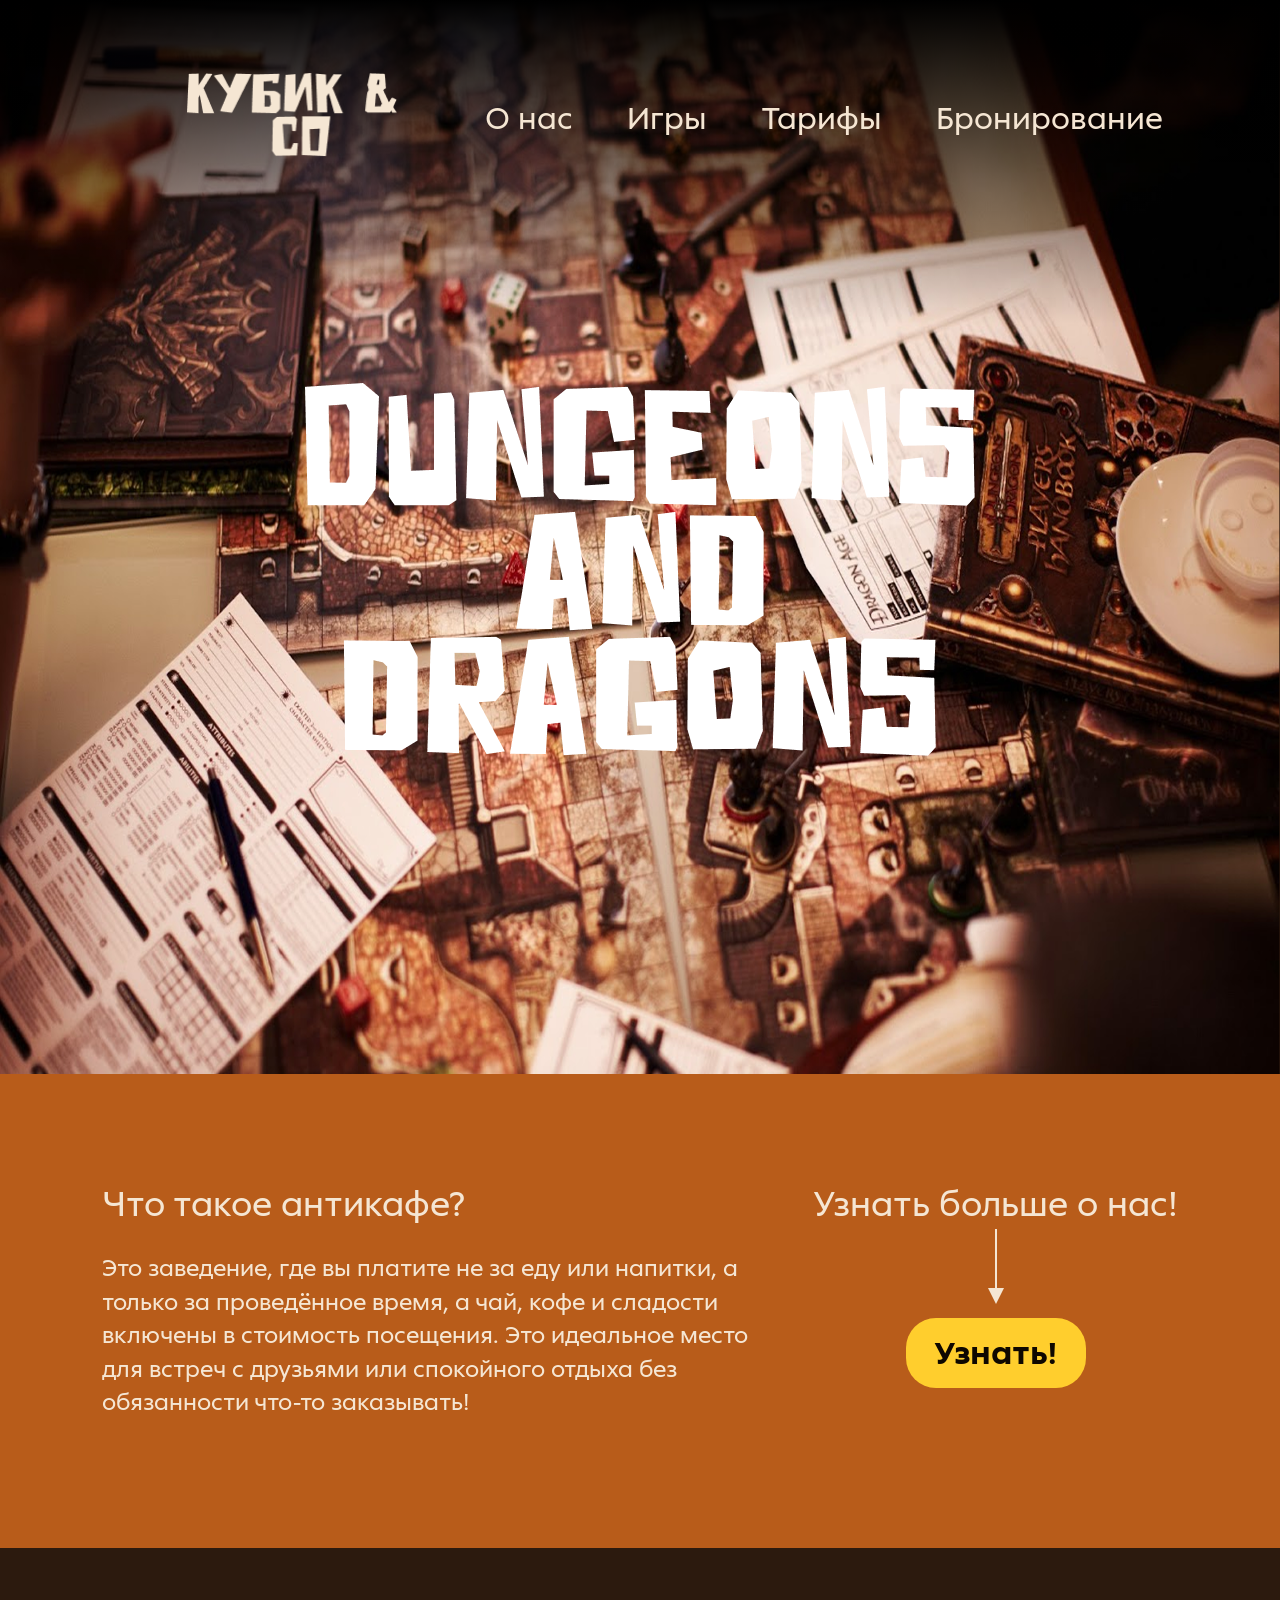
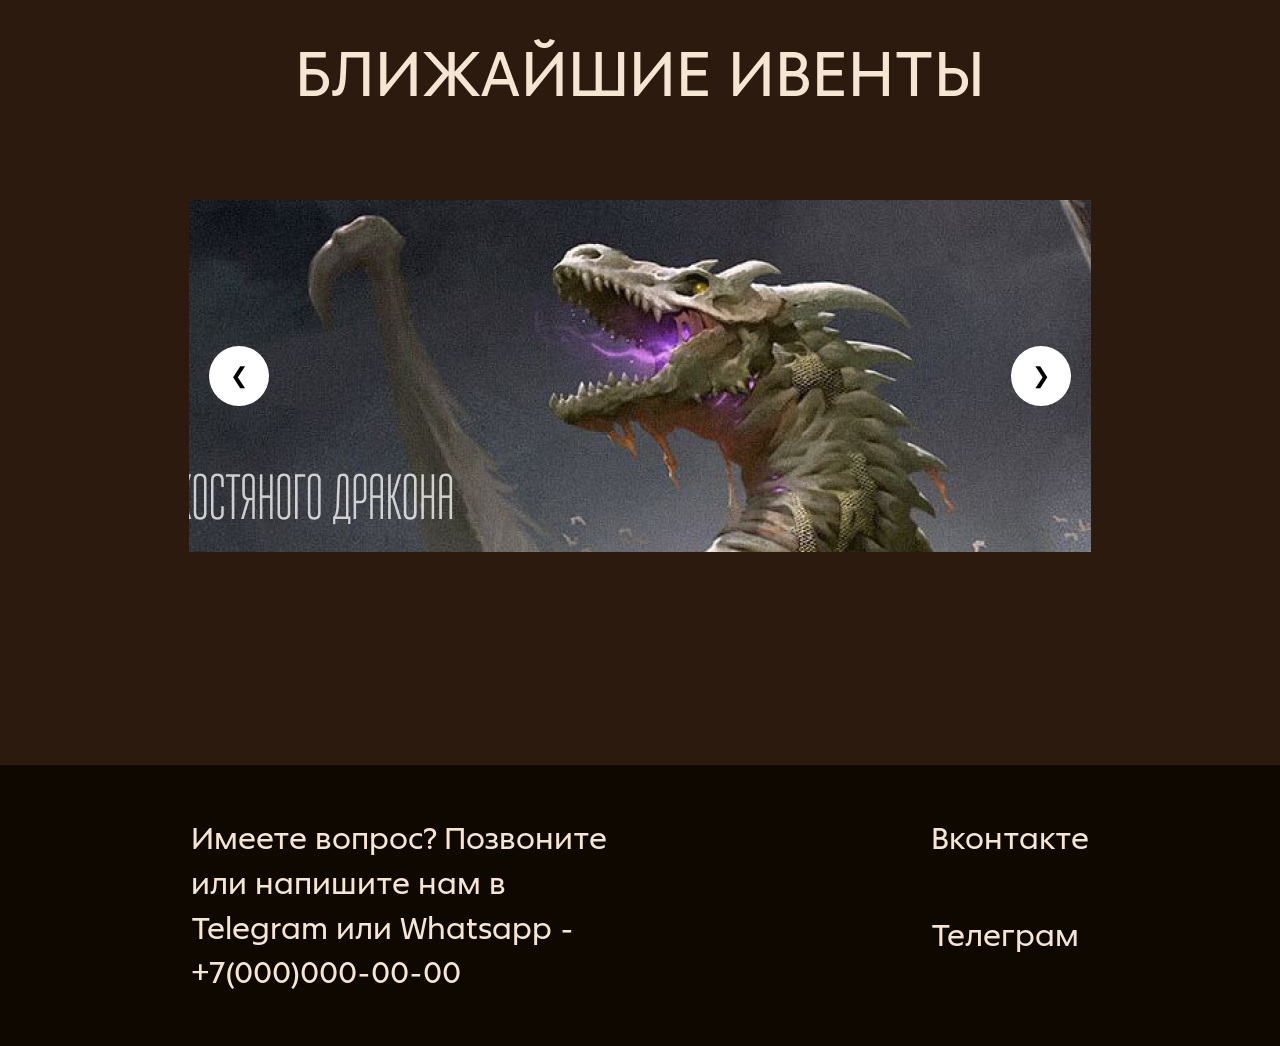
<file: index.html>
<!DOCTYPE html>
<html lang="ru">
<head>
    <meta charset="UTF-8">
    <meta name="viewport" content="width=device-width, initial-scale=1.0">
    <title>Кубик & Co</title>
    <link rel="stylesheet" href="styles/style1.css">
</head>
<body>
    <div class="wrapper">
        <header class="header">
            <div class="logoBox">
                <a href="index.html"><img src="images/logo.png" alt="Логотип" class="logo"></a>
            </div>
            <nav class="navMenu">
                <a href="index.html" class="navLink">О нас</a>
                <a href="page2.html" class="navLink">Игры</a>
                <a href="#" class="navLink">Тарифы</a>
                <a href="page3.html" class="navLink">Бронирование</a>
            </nav>
        </header>

        <main class="main">
            <div class="dndLogoBox">
                <img src="images/dnd.png" alt="Dungeons and Dragons" class="dndLogo">
            </div>

            <div class="infoBlock">
                <div class="leftCol">
                    <h2 class="infoTitle">Что такое антикафе?</h2>
                    <p class="infoText">
                        Это заведение, где вы платите не за еду или напитки,
                        а только за проведённое время, а чай, кофе и сладости
                        включены в стоимость посещения. Это идеальное место
                        для встреч с друзьями или спокойного отдыха
                        без обязанности что-то заказывать!
                    </p>
                </div>

                <div class="rightCol">
                    <h2 class="infoTitleRight">Узнать больше о нас!</h2>
                    <div class="arrowBox">
                        <div class="arrowLine"></div>
                        <div class="arrowHead"></div>
                    </div>
                    <button class="infoBtn">Узнать!</button>
                </div>
            </div>

            <section class="events">
                <h2 class="eventsTitle">БЛИЖАЙШИЕ ИВЕНТЫ</h2>

                <div class="slider" id="slider">
                    <button class="sliderBtn sliderPrev" id="sliderPrev" aria-label="Назад">&#10094;</button>

                    <div class="sliderTrack" id="sliderTrack">
                        <div class="slide"><img src="images/dragon.png" alt="Дракон"></div>
                        <div class="slide"><img src="images/tavern.png" alt="Таверна"></div>
                        <div class="slide"><img src="images/carnaval.png" alt="Карнавал"></div>
                    </div>

                    <button class="sliderBtn sliderNext" id="sliderNext" aria-label="Вперёд">&#10095;</button>
                </div>
            </section>
        </main>

        <footer class="footer">
            <div class="footerLeft">
                Имеете вопрос? Позвоните или напишите нам в Telegram или Whatsapp - +7(000)000-00-00
            </div>
            <div class="footerRight">
                <a href="#" class="footerLink">Вконтакте</a>
                <a href="#" class="footerLink">Телеграм</a>
            </div>
        </footer>
    </div>

    <script src="scripts/script1.js"></script>
</body>
</html>
</file>
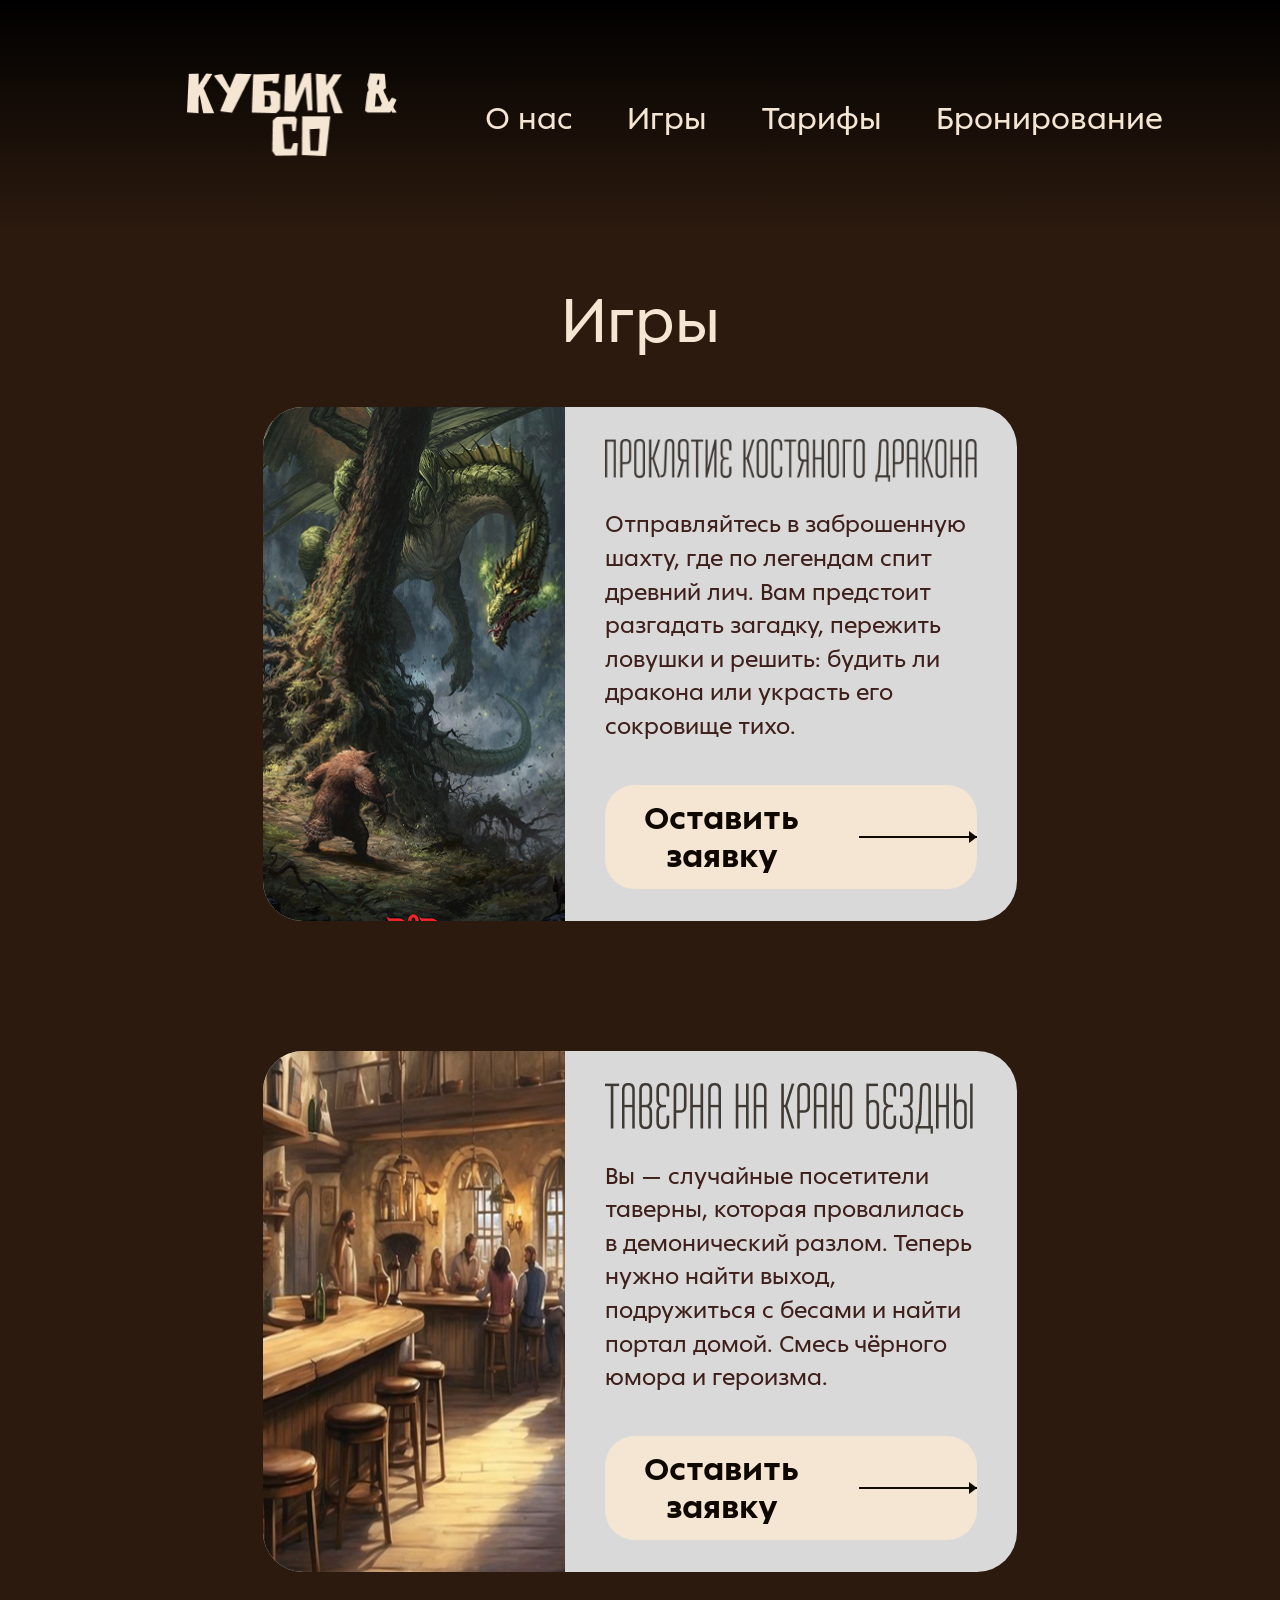
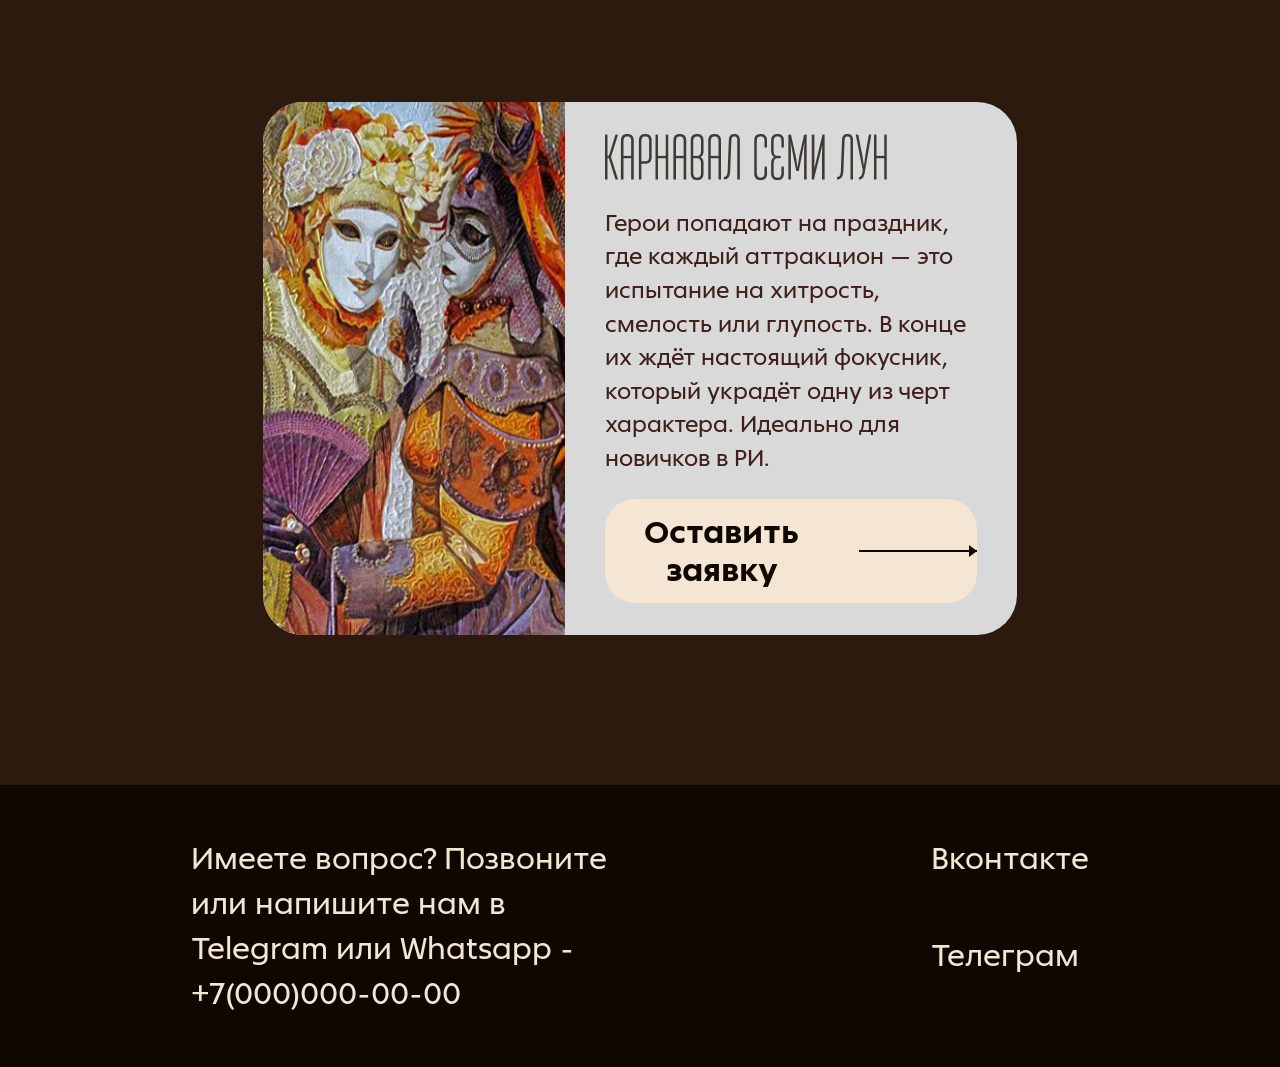
<file: page2.html>
<!DOCTYPE html>
<html lang="ru">
<head>
    <meta charset="UTF-8">
    <meta name="viewport" content="width=device-width, initial-scale=1.0">
    <title>Кубик & Co — Игры</title>
    <link rel="stylesheet" href="styles/style2.css">
</head>
<body>
    <div class="wrapper">
        <header class="header">
            <div class="logoBox">
                <a href="index.html"><img src="images/logo.png" alt="Логотип" class="logo"></a>
            </div>
            <nav class="navMenu">
                <a href="index.html" class="navLink">О нас</a>
                <a href="page2.html" class="navLink">Игры</a>
                <a href="#" class="navLink">Тарифы</a>
                <a href="page3.html" class="navLink">Бронирование</a>
            </nav>
        </header>

        <main class="main">
            <h1 class="mainTitle">Игры</h1>

            <div class="cardsGrid">
                <div class="card">
                    <img src="images/dragon2.png" alt="Дракон" class="cardImage">
                    <div class="cardContent">
                        <img src="images/text1.png" alt="Проклятие костяного дракона" class="cardHeaderImg">
                        <p class="cardText">
                            Отправляйтесь в заброшенную шахту, где по легендам спит древний лич. Вам предстоит разгадать загадку, пережить ловушки и решить: будить ли дракона или украсть его сокровище тихо.
                        </p>
                        <button class="cardBtn openModalBtn">
                            <span>Оставить заявку</span>
                            <span class="btnArrow"></span>
                        </button>
                    </div>
                </div>

                <div class="card">
                    <img src="images/tavern2.png" alt="Таверна" class="cardImage">
                    <div class="cardContent">
                        <img src="images/text2.png" alt="Таверна на краю бездны" class="cardHeaderImg">
                        <p class="cardText">
                            Вы — случайные посетители таверны, которая провалилась в демонический разлом. Теперь нужно найти выход, подружиться с бесами и найти портал домой. Смесь чёрного юмора и героизма.
                        </p>
                        <button class="cardBtn openModalBtn">
                            <span>Оставить заявку</span>
                            <span class="btnArrow"></span>
                        </button>
                    </div>
                </div>

                <div class="card">
                    <img src="images/carnaval2.png" alt="Карнавал" class="cardImage">
                    <div class="cardContent">
                        <img src="images/text3.png" alt="Карнавал семи лун" class="cardHeaderImg">
                        <p class="cardText">
                            Герои попадают на праздник, где каждый аттракцион — это испытание на хитрость, смелость или глупость. В конце их ждёт настоящий фокусник, который украдёт одну из черт характера. Идеально для новичков в РИ.
                        </p>
                        <button class="cardBtn cardBtnLast openModalBtn">
                            <span>Оставить заявку</span>
                            <span class="btnArrow"></span>
                        </button>
                    </div>
                </div>
            </div>
        </main>

        <footer class="footer">
            <div class="footerLeft">
                Имеете вопрос? Позвоните или напишите нам в Telegram или Whatsapp - +7(000)000-00-00
            </div>
            <div class="footerRight">
                <a href="#" class="footerLink">Вконтакте</a>
                <a href="#" class="footerLink">Телеграм</a>
            </div>
        </footer>
    </div>

    <div class="modalOverlay" id="modalOverlay1">
        <div class="modalWindow">
            <div class="modalBody">
                <h2 class="modalTitle">Хотите ли вы свои кубики?<br>(выбрать их можно на месте)</h2>
                <form id="modalForm1">
                    <div class="modalOptions">
                        <label class="customRadio">
                            <input type="radio" name="dice" value="yes" checked>
                            <span class="radioCircle"></span>
                            <span class="radioLabel">Да</span>
                        </label>
                        <label class="customRadio">
                            <input type="radio" name="dice" value="no">
                            <span class="radioCircle"></span>
                            <span class="radioLabel">Нет</span>
                        </label>
                    </div>
                </form>
            </div>
            <div class="modalFooter">
                <button type="button" class="modalBtnBack" id="modalBackBtn1"><span class="modalArrowBack"></span></button>
                <button type="button" class="modalBtnNext" id="modalNextBtn1"><span>Дальше</span><span class="modalArrowNext"></span></button>
            </div>
        </div>
    </div>

    <div class="modalOverlay" id="modalOverlay2">
        <div class="modalWindow">
            <div class="modalBody">
                <h2 class="modalTitle">Пожалуйста заполните заявку</h2>
                <form id="modalForm2" class="modalForm">
                    <div class="formGroup">
                        <label for="name" class="formLabel">Имя</label>
                        <input type="text" id="name" name="name" class="formInput" placeholder="Ваше имя" required>
                    </div>
                    <div class="formGroup">
                        <label for="phone" class="formLabel">Номер телефона</label>
                        <input type="tel" id="phone" name="phone" class="formInput" placeholder="+7 000 000 00 00" required>
                    </div>
                </form>
            </div>
            <div class="modalFooter">
                <button type="button" class="modalBtnBack" id="modalBackBtn2"><span class="modalArrowBack"></span></button>
                <button type="button" class="modalBtnNext" id="modalNextBtn2"><span>Готово</span><span class="modalArrowNext"></span></button>
            </div>
        </div>
    </div>

    <div class="notifOverlay" id="notificationOverlay">
        <div class="notifWindow">
            <span class="notifText">Заявка успешно отправлена!</span>
            <button class="notifClose" id="notificationCloseBtn">&times;</button>
        </div>
    </div>

    <script src="scripts/script2.js"></script>
</body>
</html>
</file>
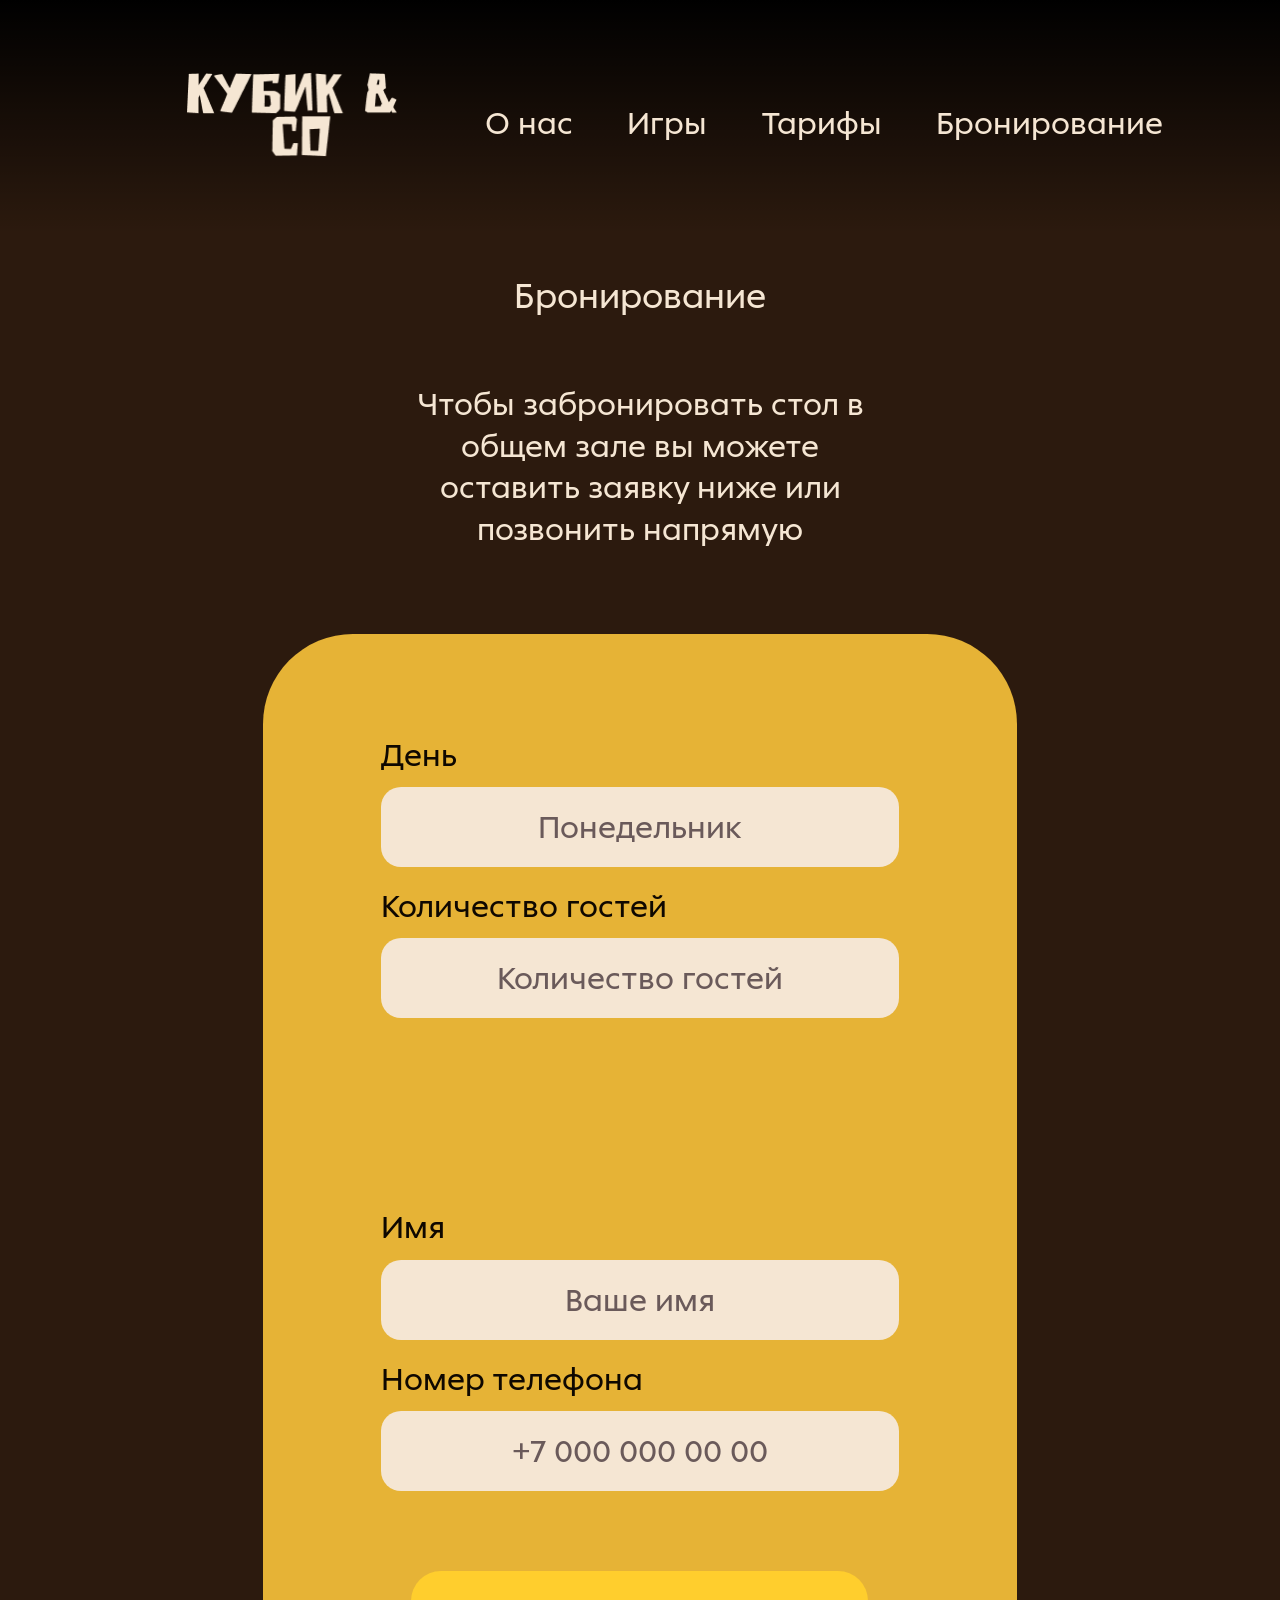
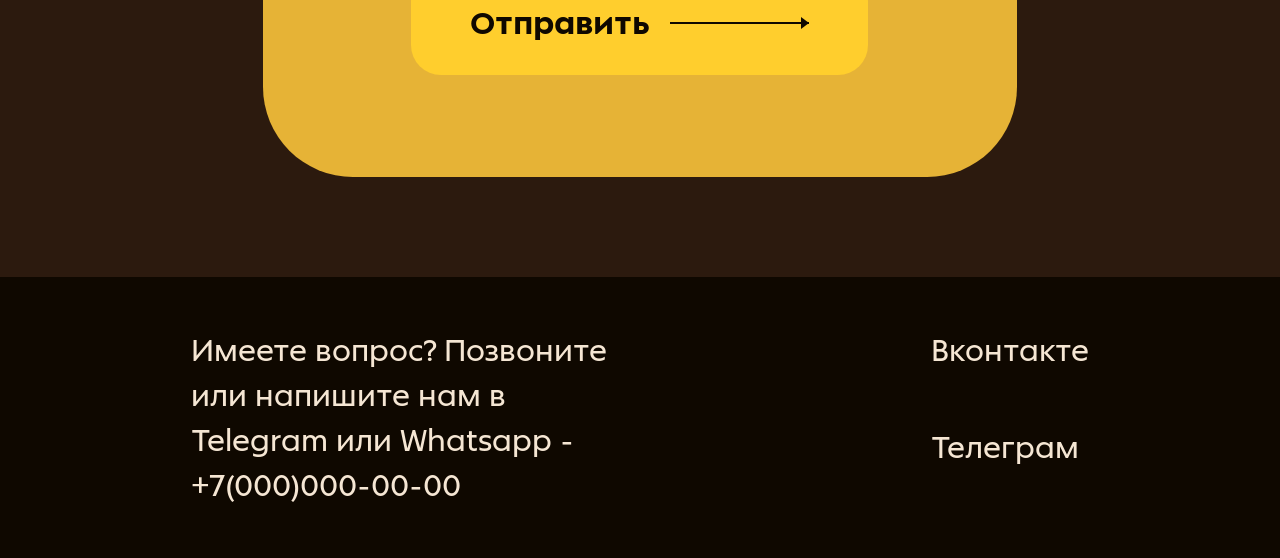
<file: page3.html>
<!DOCTYPE html>
<html lang="ru">
<head>
    <meta charset="UTF-8">
    <meta name="viewport" content="width=device-width, initial-scale=1.0">
    <title>Кубик & Co — Бронирование</title>
    <link href="https://cdn.jsdelivr.net/npm/bootstrap@5.3.0/dist/css/bootstrap.min.css" rel="stylesheet">
    <link rel="stylesheet" href="styles/style3.css">
</head>
<body>
    <div class="wrapper">
        <header class="header">
            <div class="logoBox">
                <a href="index.html"><img src="images/logo.png" alt="Логотип" class="logo"></a>
            </div>
            <nav class="navMenu">
                <a href="index.html" class="navLink">О нас</a>
                <a href="page2.html" class="navLink">Игры</a>
                <a href="#" class="navLink">Тарифы</a>
                <a href="page3.html" class="navLink">Бронирование</a>
            </nav>
        </header>

        <main class="main">
            <h1 class="bookingTitle">Бронирование</h1>
            <p class="bookingSubtitle">
                Чтобы забронировать стол в<br>
                общем зале вы можете<br>
                оставить заявку ниже или<br>
                позвонить напрямую
            </p>

            <div class="bookingBox">
                <form class="bookingForm" id="bookingForm" novalidate>
                    <div class="row customGapX">
                        <div class="col-6">
                            <label for="day" class="formLabelCustom">День</label>
                            <input type="text" id="day" class="formInputCustom" placeholder="Понедельник" required>
                        </div>
                        <div class="col-6">
                            <label for="guests" class="formLabelCustom">Количество гостей</label>
                            <input type="text" id="guests" class="formInputCustom" placeholder="Количество гостей" required>
                        </div>
                    </div>

                    <div class="row customGapX rowSpacing190">
                        <div class="col-6">
                            <label for="name" class="formLabelCustom">Имя</label>
                            <input type="text" id="name" class="formInputCustom" placeholder="Ваше имя" required>
                        </div>
                        <div class="col-6">
                            <label for="phone" class="formLabelCustom">Номер телефона</label>
                            <input type="tel" id="phone" class="formInputCustom" placeholder="+7 000 000 00 00" required>
                        </div>
                    </div>

                    <div class="row">
                        <div class="col-12 d-flex justify-content-center">
                            <button type="submit" class="submitBtnCustom">
                                <span>Отправить</span>
                                <span class="btnArrow"></span>
                            </button>
                        </div>
                    </div>
                </form>
            </div>
        </main>

        <footer class="footer">
            <div class="footerLeft">
                Имеете вопрос? Позвоните или напишите нам в Telegram или Whatsapp - +7(000)000-00-00
            </div>
            <div class="footerRight">
                <a href="#" class="footerLink">Вконтакте</a>
                <a href="#" class="footerLink">Телеграм</a>
            </div>
        </footer>
    </div>

    <div class="notifOverlay" id="notificationOverlay">
        <div class="notifWindow">
            <span class="notifText">Заявка успешно отправлена!</span>
            <button class="notifClose" id="notificationCloseBtn">&times;</button>
        </div>
    </div>

    <script src="scripts/script3.js"></script>
</body>
</html>
</file>
<file: styles/style1.css>
@font-face {
    font-family: '5ka sans design';
    src: url('../fonts/5KASANSDESIGN-REGULAR.8DECC07DF8894152.TTF') format('truetype');
    font-weight: 400;
    font-style: normal;
    font-display: swap;
}

@font-face {
    font-family: '5ka sans design';
    src: url('../fonts/5KASANSDESIGN-SEMIBOLD.96142A7EF7399CA2.TTF') format('truetype');
    font-weight: 600;
    font-style: normal;
    font-display: swap;
}

@font-face {
    font-family: '5ka sans design';
    src: url('../fonts/5KASANSDESIGN-BLACK.B3C89036821EFF6F.TTF') format('truetype');
    font-weight: 900;
    font-style: normal;
    font-display: swap;
}

* {
    margin: 0;
    padding: 0;
    box-sizing: border-box;
}

html, body {
    width: 100%;
    overflow-x: hidden;
}

body {
    font-family: '5ka sans design', sans-serif;
    background-color: #2C1A0E;
    background-image: url('../images/bg.png');
    background-size: 100% 1280px;
    background-repeat: no-repeat;
    background-position: top center;
    color: #F5E6D3;
    min-height: 100vh;
}

.wrapper {
    width: 100%;
    min-height: 100vh;
    display: flex;
    flex-direction: column;
}

.header {
    width: 100%;
    display: flex;
    flex-wrap: wrap;
    align-items: flex-start;
    padding-top: 73px;
    padding-bottom: 167px;
    background: linear-gradient(to bottom, #000000, transparent);
}

.logoBox {
    margin-left: 14.63%;
    flex-shrink: 0;
}

.logo {
    width: 210px;
    height: 84px;
    display: block;
}

.navMenu {
    display: flex;
    flex-wrap: wrap;
    gap: 54px;
    margin-left: 6.875%;
    margin-top: 26px;
    min-width: 320px;
}

.navLink {
    font-size: 32px;
    color: #F5E6D3;
    text-decoration: none;
    white-space: nowrap;
    transition: color 0.2s ease;
}

.navLink:hover {
    color: #F5E6D3;
    text-decoration: underline;
}

.navLink:active {
    color: #FFB960;
}

.main {
    flex: 1;
    width: 100%;
    display: flex;
    flex-direction: column;
    align-items: center;
}

.dndLogoBox {
    margin-top: 59px;
}

.dndLogo {
    display: block;
    max-width: 100%;
    height: auto;
}

.infoBlock {
    width: 100%;
    margin-top: 318px;
    padding: 108px 3% 129px;
    display: flex;
    flex-wrap: wrap;
    justify-content: center;
    align-items: flex-start;
    gap: 38px;
    background-color: #B85C1A;
}

.leftCol {
    flex: 1 1 500px;
    max-width: 673px;
}

.rightCol {
    display: flex;
    flex-direction: column;
    align-items: center;
    flex: 0 1 auto;
}

.infoTitle,
.infoTitleRight {
    font-size: 36px;
    font-weight: normal;
    color: #F5E6D3;
}

.infoText {
    margin-top: 26px;
    font-size: 24px;
    line-height: 1.4;
    color: #F5E6D3;
}

.arrowBox {
    display: flex;
    flex-direction: column;
    align-items: center;
    margin-top: 4px;
}

.arrowLine {
    width: 2px;
    height: 60px;
    background-color: #F5E6D3;
}

.arrowHead {
    width: 0;
    height: 0;
    border-left: 8px solid transparent;
    border-right: 8px solid transparent;
    border-top: 16px solid #F5E6D3;
    margin-top: -1px;
}

.infoBtn {
    margin-top: 14px;
    width: 180px;
    height: 70px;
    border: none;
    border-radius: 30px;
    background-color: #FFCE2D;
    color: #0F0800;
    font-family: inherit;
    font-size: 32px;
    font-weight: bold;
    display: flex;
    justify-content: center;
    align-items: center;
    cursor: pointer;
    transition: background-color 0.2s ease;
}

.infoBtn:hover {
    background-color: #FFE591;
}

.infoBtn:active {
    background-color: #FFFDF5;
}

.events {
    width: 100%;
    padding-top: 87px;
    padding-bottom: 213px;
    display: flex;
    flex-direction: column;
    align-items: center;
}

.eventsTitle {
    align-self: center;
    font-size: 65px;
    font-weight: normal;
    color: #F5E6D3;
    text-align: center;
}

.slider {
    position: relative;
    margin-top: 87px;
    width: 70.52%;
    min-width: 320px;
    height: 352px;
    overflow: hidden;
}

.sliderTrack {
    display: flex;
    height: 100%;
    transition: transform 0.5s ease;
}

.slide {
    flex: 0 0 100%;
    height: 100%;
}

.slide img {
    width: 100%;
    height: 100%;
    object-fit: cover;
    display: block;
}

.sliderBtn {
    position: absolute;
    top: 50%;
    transform: translateY(-50%);
    width: 60px;
    height: 60px;
    border: none;
    border-radius: 50%;
    background-color: #FFFFFF;
    color: #000000;
    font-size: 22px;
    cursor: pointer;
    z-index: 2;
    display: flex;
    justify-content: center;
    align-items: center;
    padding: 0;
    line-height: 1;
}

.sliderPrev { left: 20px; }
.sliderNext { right: 20px; }

.footer {
    width: 100%;
    padding: 51px 14.90% 51px 14.90%;
    display: flex;
    flex-wrap: wrap;
    justify-content: space-between;
    align-items: flex-start;
    background-color: #0F0800;
    font-size: 32px;
    line-height: 1.4;
    flex-shrink: 0;
    gap: 40px;
}

.footerLeft {
    flex: 1 1 320px;
    max-width: 50%;
    min-width: 260px;
    color: #F5E6D3;
}

.footerRight {
    display: flex;
    flex-direction: column;
    gap: 52px;
    flex-shrink: 0;
}

.footerLink {
    color: #F5E6D3;
    text-decoration: none;
    white-space: nowrap;
    line-height: 1.4;
    transition: color 0.2s ease;
}

.footerLink:hover {
    color: #F5E6D3;
    text-decoration: underline;
}

.footerLink:active {
    color: #FFB960;
}
</file>
<file: styles/style2.css>
@font-face {
    font-family: '5ka sans design';
    src: url('../fonts/5KASANSDESIGN-REGULAR.8DECC07DF8894152.TTF') format('truetype');
    font-weight: 400;
    font-style: normal;
    font-display: swap;
}

@font-face {
    font-family: '5ka sans design';
    src: url('../fonts/5KASANSDESIGN-SEMIBOLD.96142A7EF7399CA2.TTF') format('truetype');
    font-weight: 600;
    font-style: normal;
    font-display: swap;
}

@font-face {
    font-family: '5ka sans design';
    src: url('../fonts/5KASANSDESIGN-BLACK.B3C89036821EFF6F.TTF') format('truetype');
    font-weight: 900;
    font-style: normal;
    font-display: swap;
}

* {
    margin: 0;
    padding: 0;
    box-sizing: border-box;
}

html, body {
    width: 100%;
    overflow-x: hidden;
}

body {
    font-family: '5ka sans design', sans-serif;
    background-color: #2C1A0E;
    color: #F5E6D3;
    min-height: 100vh;
}

.wrapper {
    width: 100%;
    min-height: 100vh;
    display: flex;
    flex-direction: column;
}

.header {
    width: 100%;
    display: flex;
    flex-wrap: wrap;
    align-items: flex-start;
    padding-top: 73px;
    padding-bottom: 77px;
    background: linear-gradient(to bottom, #000000, transparent);
}

.logoBox {
    margin-left: 14.63%;
    flex-shrink: 0;
}

.logo {
    width: 210px;
    height: 84px;
    display: block;
}

.navMenu {
    display: flex;
    flex-wrap: wrap;
    gap: 54px;
    margin-left: 6.875%;
    margin-top: 26px;
    min-width: 320px;
}

.navLink {
    font-size: 32px;
    color: #F5E6D3;
    text-decoration: none;
    white-space: nowrap;
    transition: color 0.2s ease;
}

.navLink:hover {
    color: #F5E6D3;
    text-decoration: underline;
}

.navLink:active {
    color: #FFB960;
}

.main {
    flex: 1;
    width: 100%;
    display: flex;
    flex-direction: column;
    align-items: center;
}

.mainTitle {
    margin-top: 48px;
    font-size: 64px;
    font-weight: normal;
    color: #F5E6D3;
    text-align: center;
}

.cardsGrid {
    display: grid;
    grid-template-columns: 1fr;
    gap: 130px;
    width: 58.85%;
    min-width: 300px;
    margin: 48px auto 0;
    padding-bottom: 150px;
}

.card {
    width: 100%;
    border-radius: 40px;
    background-color: #D9D9D9;
    display: flex;
    flex-wrap: wrap;
    overflow: hidden;
    align-items: stretch;
}

.cardImage {
    flex: 1 1 35%;
    min-width: 240px;
    min-height: 240px;
    width: 100%;
    object-fit: cover;
    display: block;
}

.cardContent {
    flex: 1 1 55%;
    min-width: 260px;
    padding: 32px 40px;
    display: flex;
    flex-direction: column;
    align-items: flex-start;
}

.cardHeaderImg {
    display: block;
    max-width: 100%;
    height: auto;
}

.cardText {
    font-size: 24px;
    line-height: 1.4;
    color: #3E1F1A;
    margin-top: 25px;
}

.cardBtn {
    width: 457px;
    max-width: 100%;
    min-width: 200px;
    height: 104px;
    margin-top: 42px;
    border: none;
    border-radius: 30px;
    background-color: #F5E6D3;
    color: #0F0800;
    font-family: inherit;
    font-size: 32px;
    font-weight: bold;
    display: flex;
    justify-content: center;
    align-items: center;
    cursor: pointer;
    flex-shrink: 0;
    transition: background-color 0.2s ease;
}

.cardBtn:hover {
    background-color: #D2A679;
}

.cardBtn:active {
    background-color: #FFFFFF;
}

.cardBtnLast {
    margin-top: 25px;
}

.btnArrow {
    width: 139px;
    min-width: 40px;
    height: 2px;
    background-color: #0F0800;
    margin-left: 20px;
    position: relative;
    display: block;
}

.btnArrow::after {
    content: '';
    position: absolute;
    right: 0;
    top: 50%;
    transform: translateY(-50%);
    border-left: 8px solid #0F0800;
    border-top: 6px solid transparent;
    border-bottom: 6px solid transparent;
}

.modalOverlay {
    position: fixed;
    inset: 0;
    background-color: rgba(0, 0, 0, 0.5);
    justify-content: center;
    align-items: center;
    z-index: 1000;
    font-family: '5ka sans design', sans-serif;
    display: none;
    padding: 20px;
}

.modalOverlay.active {
    display: flex;
}

.modalWindow {
    width: 580px;
    min-width: 280px;
    max-width: 95vw;
    background-color: #F5E6D3;
    border-radius: 20px;
    overflow: hidden;
    display: flex;
    flex-direction: column;
    box-shadow: 0 10px 40px rgba(0, 0, 0, 0.4);
}

.modalBody {
    padding: 46px 72px 0;
    display: flex;
    flex-direction: column;
    align-items: center;
}

.modalTitle {
    font-size: 36px;
    font-weight: normal;
    color: #000000;
    text-align: center;
    line-height: 1.4;
    margin-bottom: 60px;
}

.modalOptions {
    display: flex;
    flex-direction: column;
    gap: 20px;
    width: 100%;
    align-items: center;
}

#modalForm1 {
    margin-bottom: 212px;
}

#modalForm2 {
    margin-bottom: 135px;
}

.customRadio {
    display: flex;
    align-items: center;
    width: 210px;
    height: 74px;
    background-color: #FFCC25;
    border-radius: 20px;
    padding: 0 20px;
    cursor: pointer;
    position: relative;
    transition: background-color 0.2s;
}

.customRadio input {
    position: absolute;
    opacity: 0;
    cursor: pointer;
}

.radioCircle {
    width: 30px;
    height: 30px;
    border-radius: 50%;
    background-color: #FFFFFF;
    margin-right: 20px;
    flex-shrink: 0;
    transition: background-color 0.2s;
}

.customRadio:hover .radioCircle {
    background-color: #A9A9A9;
}

.customRadio input:checked + .radioCircle {
    background-color: #2ECC71;
}

.radioLabel {
    font-size: 36px;
    color: #000000;
}

.modalForm {
    width: 100%;
    display: flex;
    flex-direction: column;
    gap: 30px;
}

.formGroup {
    display: flex;
    flex-direction: column;
    gap: 10px;
}

.formLabel {
    font-size: 36px;
    color: #000000;
    text-align: left;
}

.formInput {
    width: 100%;
    height: 80px;
    background-color: #D9D9D9;
    border: none;
    border-radius: 20px;
    padding: 0 25px;
    font-family: inherit;
    font-size: 36px;
    color: #000000;
    transition: background-color 0.2s ease;
    outline: none;
}

.formInput:hover {
    background-color: #A9A9A9;
}

.formInput:focus,
.formInput:active {
    background-color: #FFFFFF;
}

.formInput::placeholder {
    color: #6A5A5A;
    text-align: center;
}

.modalFooter {
    width: 100%;
    min-height: 141px;
    background-color: #2C1A0E;
    display: flex;
    flex-wrap: wrap;
    justify-content: space-between;
    align-items: center;
    padding: 13px;
    gap: 13px;
}

.modalBtnBack {
    width: 101px;
    min-width: 70px;
    height: 115px;
    background-color: #F5E6D3;
    border: none;
    border-radius: 20px;
    display: flex;
    justify-content: center;
    align-items: center;
    cursor: pointer;
    flex-shrink: 0;
}

.modalArrowBack {
    width: 63px;
    min-width: 32px;
    height: 2px;
    background-color: #000000;
    position: relative;
    display: block;
}

.modalArrowBack::before {
    content: '';
    position: absolute;
    left: 0;
    top: 50%;
    transform: translateY(-50%);
    border-right: 8px solid #000000;
    border-top: 6px solid transparent;
    border-bottom: 6px solid transparent;
}

.modalBtnNext {
    width: 431px;
    max-width: 100%;
    min-width: 200px;
    height: 115px;
    background-color: #FFCC25;
    border: none;
    border-radius: 20px;
    font-family: inherit;
    font-size: 36px;
    color: #000000;
    display: flex;
    justify-content: center;
    align-items: center;
    cursor: pointer;
    gap: 15px;
}

.modalArrowNext {
    width: 63px;
    min-width: 32px;
    height: 2px;
    background-color: #000000;
    position: relative;
    display: block;
}

.modalArrowNext::after {
    content: '';
    position: absolute;
    right: 0;
    top: 50%;
    transform: translateY(-50%);
    border-left: 8px solid #000000;
    border-top: 6px solid transparent;
    border-bottom: 6px solid transparent;
}

.notifOverlay {
    position: fixed;
    inset: 0;
    background-color: rgba(0, 0, 0, 0.5);
    display: none;
    justify-content: center;
    align-items: center;
    z-index: 2000;
    font-family: '5ka sans design', sans-serif;
    padding: 20px;
}

.notifOverlay.active {
    display: flex;
}

.notifWindow {
    width: 1035px;
    max-width: 95vw;
    min-height: 173px;
    background-color: #D9D9D9;
    border-radius: 20px;
    display: flex;
    flex-wrap: wrap;
    justify-content: space-between;
    align-items: center;
    padding: 20px 45px;
    box-shadow: 0 10px 40px rgba(0, 0, 0, 0.4);
    gap: 16px;
}

.notifText {
    font-size: 64px;
    color: #000000;
    line-height: 1.1;
    flex: 1 1 auto;
    min-width: 200px;
}

.notifClose {
    background: none;
    border: none;
    font-size: 64px;
    color: #000000;
    cursor: pointer;
    line-height: 1;
    padding: 0;
    transition: opacity 0.2s;
    font-family: inherit;
    flex-shrink: 0;
}

.notifClose:hover {
    opacity: 0.6;
}

.footer {
    width: 100%;
    padding: 51px 14.90% 51px 14.90%;
    display: flex;
    flex-wrap: wrap;
    justify-content: space-between;
    align-items: flex-start;
    background-color: #0F0800;
    font-size: 32px;
    line-height: 1.4;
    flex-shrink: 0;
    gap: 40px;
}

.footerLeft {
    flex: 1 1 320px;
    max-width: 50%;
    min-width: 260px;
    color: #F5E6D3;
}

.footerRight {
    display: flex;
    flex-direction: column;
    gap: 52px;
    flex-shrink: 0;
}

.footerLink {
    color: #F5E6D3;
    text-decoration: none;
    white-space: nowrap;
    line-height: 1.4;
    transition: color 0.2s ease;
}

.footerLink:hover {
    color: #F5E6D3;
    text-decoration: underline;
}

.footerLink:active {
    color: #FFB960;
}
</file>
<file: styles/style3.css>
@font-face {
    font-family: '5ka sans design';
    src: url('../fonts/5KASANSDESIGN-REGULAR.8DECC07DF8894152.TTF') format('truetype');
    font-weight: 400;
    font-style: normal;
    font-display: swap;
}

@font-face {
    font-family: '5ka sans design';
    src: url('../fonts/5KASANSDESIGN-SEMIBOLD.96142A7EF7399CA2.TTF') format('truetype');
    font-weight: 600;
    font-style: normal;
    font-display: swap;
}

@font-face {
    font-family: '5ka sans design';
    src: url('../fonts/5KASANSDESIGN-BLACK.B3C89036821EFF6F.TTF') format('truetype');
    font-weight: 900;
    font-style: normal;
    font-display: swap;
}

* {
    margin: 0;
    padding: 0;
    box-sizing: border-box;
}

html, body {
    width: 100%;
    overflow-x: hidden;
}

body {
    font-family: '5ka sans design', sans-serif;
    background-color: #2C1A0E;
    color: #F5E6D3;
    min-height: 100vh;
}

.wrapper {
    width: 100%;
    min-height: 100vh;
    display: flex;
    flex-direction: column;
}

.header {
    width: 100%;
    display: flex;
    flex-wrap: wrap;
    align-items: flex-start;
    padding-top: 73px;
    padding-bottom: 77px;
    background: linear-gradient(to bottom, #000000, transparent);
}

.logoBox {
    margin-left: 14.63%;
    flex-shrink: 0;
}

.logo {
    width: 210px;
    height: 84px;
    display: block;
}

.navMenu {
    display: flex;
    flex-wrap: wrap;
    gap: 54px;
    margin-left: 6.875%;
    margin-top: 26px;
    min-width: 320px;
}

.navLink {
    font-size: 32px;
    color: #F5E6D3;
    text-decoration: none;
    white-space: nowrap;
    transition: color 0.2s ease;
}

.navLink:hover {
    color: #F5E6D3;
    text-decoration: underline;
}

.navLink:active {
    color: #FFB960;
}

.main {
    flex: 1;
    width: 100%;
    display: flex;
    flex-direction: column;
    align-items: center;
    padding-bottom: 100px;
}

.bookingTitle {
    margin-top: 40px;
    font-size: 36px;
    font-weight: normal;
    color: #F5E6D3;
    text-align: center;
}

.bookingSubtitle {
    margin-top: 59px;
    font-size: 32px;
    font-weight: normal;
    color: #F5E6D3;
    text-align: center;
    line-height: 1.3;
}

.bookingBox {
    width: 58.85%;
    min-width: 300px;
    background-color: #E6B336;
    margin-top: 67px;
    border-radius: 90px;
    padding: 102px 118px;
}

.bookingForm .row {
    display: flex;
    flex-wrap: wrap;
    margin-left: 0;
    margin-right: 0;
    gap: 20px;
}

.bookingForm .row > [class*="col-"] {
    flex: 1 1 280px;
    max-width: 100%;
    padding-left: 0;
    padding-right: 0;
}

.rowSpacing190 {
    margin-top: 190px;
}

.formLabelCustom {
    display: block;
    font-size: 32px;
    color: #0F0800;
    margin-bottom: 13px;
    line-height: 1.2;
}

.formInputCustom {
    width: 100%;
    height: 80px;
    background-color: #F5E6D3;
    border: none;
    border-radius: 20px;
    font-family: '5ka sans design', sans-serif;
    font-size: 32px;
    color: #0F0800;
    text-align: center;
    outline: none;
    transition: box-shadow 0.2s ease;
}

.formInputCustom:focus {
    box-shadow: 0 0 0 3px rgba(15, 8, 0, 0.3);
}

.formInputCustom::placeholder {
    color: #6A5A5A;
}

.formInputCustom.inputError {
    box-shadow: 0 0 0 3px #ff4d4d;
}

.submitBtnCustom {
    width: 457px;
    max-width: 100%;
    min-width: 200px;
    height: 104px;
    border: none;
    border-radius: 30px;
    background-color: #FFCE2D;
    color: #0F0800;
    font-family: inherit;
    font-size: 32px;
    font-weight: bold;
    display: flex;
    justify-content: center;
    align-items: center;
    cursor: pointer;
    transition: background-color 0.2s ease;
    margin-top: 80px;
}

.submitBtnCustom:hover { background-color: #FFE591; }
.submitBtnCustom:active { background-color: #FFFDF5; }

.btnArrow {
    width: 139px;
    min-width: 40px;
    height: 2px;
    background-color: #0F0800;
    margin-left: 20px;
    position: relative;
    display: block;
}

.btnArrow::after {
    content: '';
    position: absolute;
    right: 0;
    top: 50%;
    transform: translateY(-50%);
    border-left: 8px solid #0F0800;
    border-top: 6px solid transparent;
    border-bottom: 6px solid transparent;
}

.notifOverlay {
    position: fixed;
    inset: 0;
    background-color: rgba(0, 0, 0, 0.5);
    display: none;
    justify-content: center;
    align-items: center;
    z-index: 2000;
    font-family: '5ka sans design', sans-serif;
    padding: 20px;
}

.notifOverlay.active {
    display: flex;
}

.notifWindow {
    width: 1035px;
    max-width: 95vw;
    min-height: 173px;
    background-color: #D9D9D9;
    border-radius: 20px;
    display: flex;
    flex-wrap: wrap;
    justify-content: space-between;
    align-items: center;
    padding: 20px 45px;
    box-shadow: 0 10px 40px rgba(0, 0, 0, 0.4);
    gap: 16px;
}

.notifText {
    font-size: 64px;
    color: #000000;
    line-height: 1.1;
    flex: 1 1 auto;
    min-width: 200px;
}

.notifClose {
    background: none;
    border: none;
    font-size: 64px;
    color: #000000;
    cursor: pointer;
    line-height: 1;
    padding: 0;
    transition: opacity 0.2s;
    font-family: inherit;
    flex-shrink: 0;
}

.notifClose:hover {
    opacity: 0.6;
}

.footer {
    width: 100%;
    padding: 51px 14.90% 51px 14.90%;
    display: flex;
    flex-wrap: wrap;
    justify-content: space-between;
    align-items: flex-start;
    background-color: #0F0800;
    font-size: 32px;
    line-height: 1.4;
    flex-shrink: 0;
    gap: 40px;
}

.footerLeft {
    flex: 1 1 320px;
    max-width: 50%;
    min-width: 260px;
    color: #F5E6D3;
}

.footerRight {
    display: flex;
    flex-direction: column;
    gap: 52px;
    flex-shrink: 0;
}

.footerLink {
    color: #F5E6D3;
    text-decoration: none;
    white-space: nowrap;
    line-height: 1.4;
    transition: color 0.2s ease;
}

.footerLink:hover {
    color: #F5E6D3;
    text-decoration: underline;
}

.footerLink:active {
    color: #FFB960;
}
</file>
